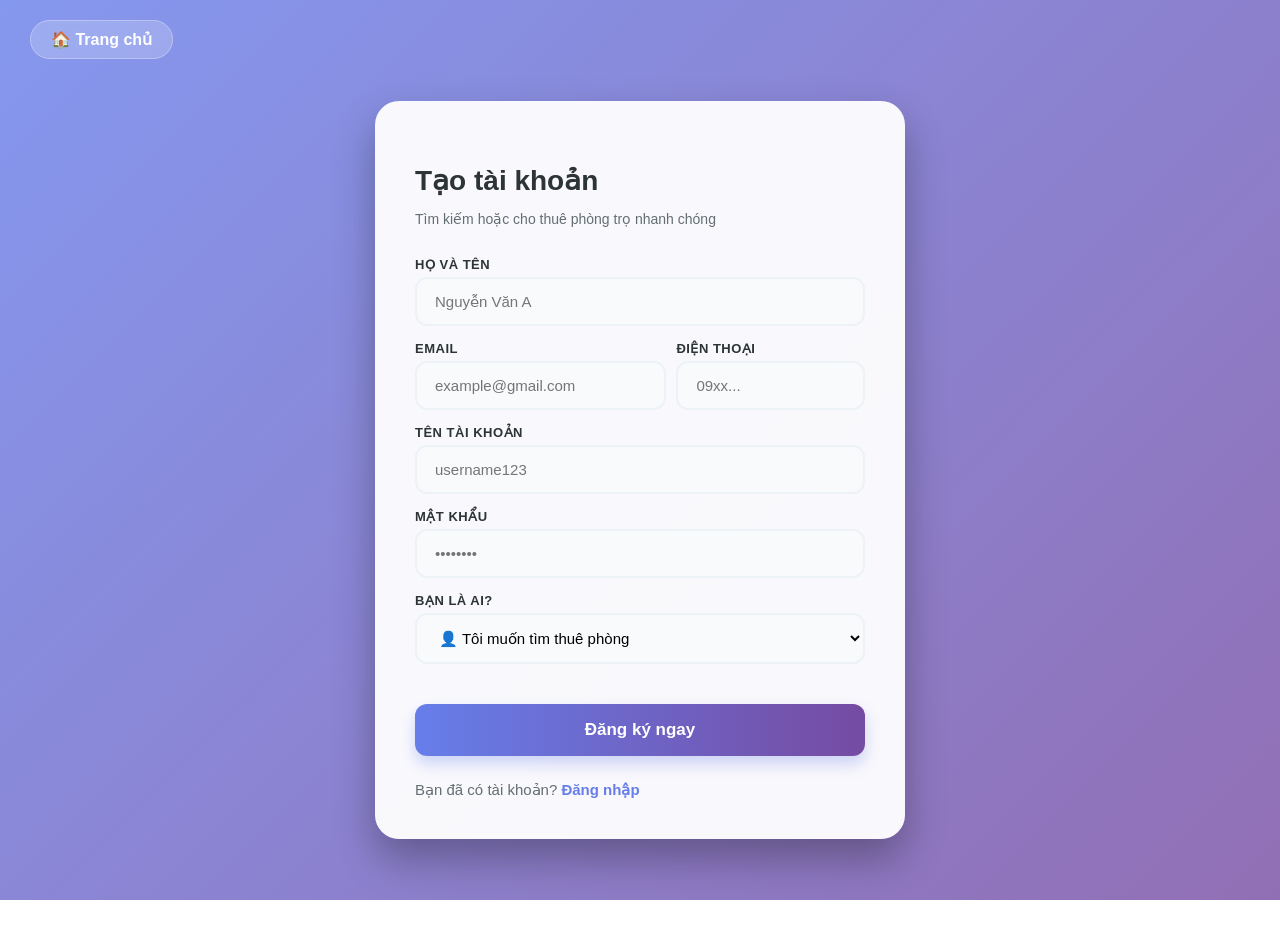
<file: view/dangky.html>
<!DOCTYPE html>
<html lang="vi">
<head>
    <meta charset="UTF-8">
    <meta name="viewport" content="width=device-width, initial-scale=1.0">
    <title>Tham gia cùng chúng tôi</title>
    <style>
        :root {
            --primary-color: #667eea;
            --secondary-color: #764ba2;
            --text-color: #2d3436;
        }

        body {
            font-family: 'Segoe UI', Roboto, Helvetica, Arial, sans-serif;
            background: url('https://images.unsplash.com/photo-1560448204-e02f11c3d0e2?ixlib=rb-1.2.1&auto=format&fit=crop&w=1950&q=80') no-repeat center center fixed;
            background-size: cover;
            min-height: 100vh;
            display: flex;
            justify-content: center;
            align-items: center;
            margin: 0;
            padding: 20px;
        }

        /* Lớp phủ mờ cho nền */
        body::before {
            content: "";
            position: absolute;
            top: 0; left: 0; right: 0; bottom: 0;
            background: linear-gradient(135deg, rgba(102, 126, 234, 0.8) 0%, rgba(118, 75, 162, 0.8) 100%);
            z-index: -1;
        }

        .nav-bar {
            position: absolute;
            top: 30px;
            left: 30px;
        }

        .nav-bar a {
            color: white;
            text-decoration: none;
            font-weight: 600;
            background: rgba(255, 255, 255, 0.2);
            backdrop-filter: blur(10px);
            padding: 10px 20px;
            border-radius: 30px;
            transition: 0.3s;
            border: 1px solid rgba(255, 255, 255, 0.3);
        }

        .nav-bar a:hover {
            background: white;
            color: var(--secondary-color);
        }

        /* Container với hiệu ứng Glassmorphism */
        .register-container {
            background: rgba(255, 255, 255, 0.95);
            padding: 40px;
            border-radius: 24px;
            box-shadow: 0 20px 40px rgba(0,0,0,0.3);
            width: 100%;
            max-width: 450px;
            animation: slideUp 0.6s ease-out;
        }

        @keyframes slideUp {
            from { opacity: 0; transform: translateY(30px); }
            to { opacity: 1; transform: translateY(0); }
        }

        h2 {
            color: var(--text-color);
            margin-bottom: 5px;
            font-size: 28px;
            font-weight: 800;
        }

        p.subtitle {
            color: #636e72;
            margin-bottom: 30px;
            font-size: 14px;
        }

        .input-group {
            text-align: left;
            margin-bottom: 15px;
        }

        .input-group label {
            display: block;
            margin-bottom: 5px;
            font-size: 13px;
            font-weight: 700;
            color: #2d3436;
            text-transform: uppercase;
            letter-spacing: 0.5px;
        }

        input, select {
            width: 100%;
            padding: 14px 18px;
            border: 2px solid #edf2f7;
            border-radius: 12px;
            box-sizing: border-box;
            font-size: 15px;
            transition: all 0.3s;
            background: #f8fafc;
        }

        input:focus, select:focus {
            border-color: var(--primary-color);
            background: white;
            outline: none;
            box-shadow: 0 0 0 4px rgba(102, 126, 234, 0.1);
        }

        button {
            width: 100%;
            padding: 16px;
            margin-top: 25px;
            background: linear-gradient(to right, var(--primary-color), var(--secondary-color));
            color: white;
            border: none;
            border-radius: 12px;
            font-size: 17px;
            font-weight: 700;
            cursor: pointer;
            transition: 0.3s;
            box-shadow: 0 8px 15px rgba(102, 126, 234, 0.3);
        }

        button:hover {
            transform: translateY(-2px);
            box-shadow: 0 12px 20px rgba(102, 126, 234, 0.4);
            filter: brightness(1.1);
        }

        .footer-text {
            margin-top: 25px;
            font-size: 15px;
            color: #636e72;
        }

        .footer-text a {
            color: var(--primary-color);
            text-decoration: none;
            font-weight: 700;
        }

        .footer-text a:hover {
            text-decoration: underline;
        }

        /* Responsive cho Mobile */
        @media (max-width: 480px) {
            .register-container { padding: 30px 20px; }
            .nav-bar { top: 15px; left: 15px; }
        }
    </style>
</head>
<body>

<div class="nav-bar">
    <a href="index.html">🏠 Trang chủ</a>
</div>

<div class="register-container">
    <h2>Tạo tài khoản</h2>
    <p class="subtitle">Tìm kiếm hoặc cho thuê phòng trọ nhanh chóng</p>
    
    <div class="input-group">
        <label>Họ và tên</label>
        <input id="ho_ten" placeholder="Nguyễn Văn A">
    </div>

    <div style="display: flex; gap: 10px;">
        <div class="input-group" style="flex: 2;">
            <label>Email</label>
            <input id="email" type="email" placeholder="example@gmail.com">
        </div>
        <div class="input-group" style="flex: 1.5;">
            <label>Điện thoại</label>
            <input id="so_dien_thoai" type="tel" placeholder="09xx...">
        </div>
    </div>

    <div class="input-group">
        <label>Tên tài khoản</label>
        <input id="ten_tai_khoan" placeholder="username123">
    </div>

    <div class="input-group">
        <label>Mật khẩu</label>
        <input id="mat_khau" type="password" placeholder="••••••••">
    </div>

    <div class="input-group">
        <label>Bạn là ai?</label>
        <select id="role">
            <option value="sinh_vien">👤 Tôi muốn tìm thuê phòng</option>
            <option value="chu_tro">🏠 Tôi là chủ cho thuê phòng</option>
        </select>
    </div>

    <button onclick="register()">Đăng ký ngay</button>

    <div class="footer-text">
        Bạn đã có tài khoản? <a href="dangnhap.html">Đăng nhập</a>
    </div>
</div>

<script>
async function register(){
    const fields = ['ho_ten', 'email', 'so_dien_thoai', 'ten_tai_khoan', 'mat_khau', 'role'];
    const body = {};
    
    let isvalid = true;
    fields.forEach(f => {
        body[f] = document.getElementById(f).value.trim();
        if(!body[f]) isvalid = false;
    });

    if(!isvalid) {
        alert("⚠️ Vui lòng không để trống bất kỳ thông tin nào!");
        return;
    }

    try {
        const res = await fetch('http://localhost:3000/users/register', {
            method: 'POST',
            headers: {'Content-Type': 'application/json'},
            body: JSON.stringify(body)
        });

        const data = await res.json();

        if(res.ok){
            alert("🎉 Tuyệt vời! Bạn đã đăng ký thành công.");
            window.location.href = "dangnhap.html";
        } else {
            alert("❌ " + (data.message || "Lỗi đăng ký"));
        }
    } catch (error) {
        alert("📡 Lỗi kết nối server, vui lòng thử lại sau!");
    }
}
</script>

</body>
</html>
</file>
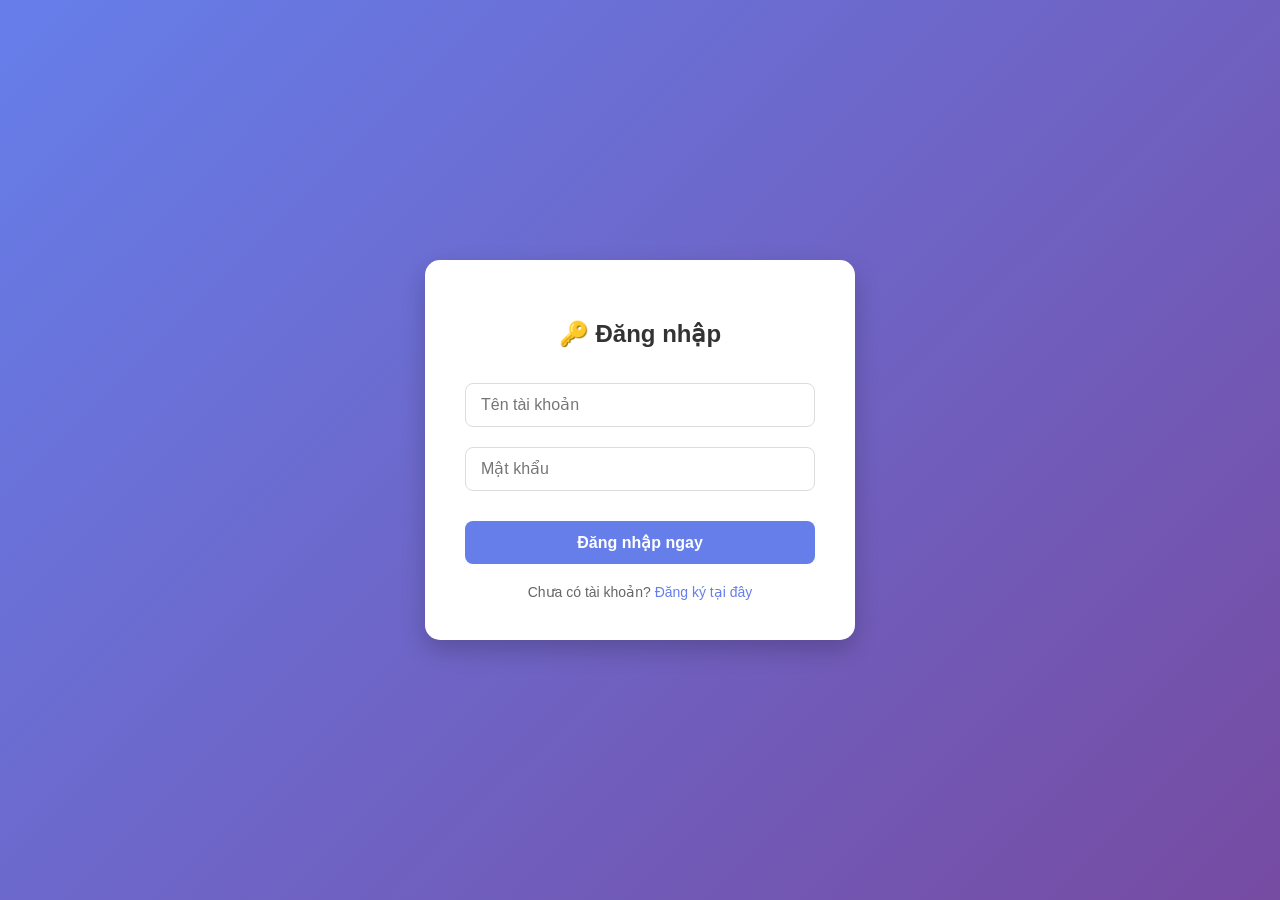
<file: view/dangnhap.html>
<!DOCTYPE html>
<html lang="vi">
<head>
    <meta charset="UTF-8">
    <meta name="viewport" content="width=device-width, initial-scale=1.0">
    <title>Đăng nhập hệ thống</title>
    <style>
        /* Toàn bộ nền trang */
        body {
            font-family: 'Segoe UI', Tahoma, Geneva, Verdana, sans-serif;
            background: linear-gradient(135deg, #667eea 0%, #764ba2 100%);
            height: 100vh;
            display: flex;
            justify-content: center;
            align-items: center;
            margin: 0;
        }

        /* Khung đăng nhập */
        .login-container {
            background: white;
            padding: 40px;
            border-radius: 15px;
            box-shadow: 0 10px 25px rgba(0,0,0,0.2);
            width: 100%;
            max-width: 350px;
            text-align: center;
        }

        h2 {
            color: #333;
            margin-bottom: 25px;
            font-size: 24px;
        }

        /* Ô nhập liệu */
        input {
            width: 100%;
            padding: 12px 15px;
            margin: 10px 0;
            border: 1px solid #ddd;
            border-radius: 8px;
            box-sizing: border-box; /* Giữ padding không làm tăng chiều rộng */
            font-size: 16px;
            transition: 0.3s;
        }

        input:focus {
            border-color: #667eea;
            outline: none;
            box-shadow: 0 0 8px rgba(102, 126, 234, 0.3);
        }

        /* Nút đăng nhập */
        button {
            width: 100%;
            padding: 12px;
            margin-top: 20px;
            background: #667eea;
            color: white;
            border: none;
            border-radius: 8px;
            font-size: 16px;
            font-weight: bold;
            cursor: pointer;
            transition: 0.3s;
        }

        button:hover {
            background: #5a67d8;
            transform: translateY(-2px);
            box-shadow: 0 5px 15px rgba(0,0,0,0.1);
        }

        /* Link đăng ký (nếu có) */
        .footer-text {
            margin-top: 20px;
            font-size: 14px;
            color: #666;
        }

        .footer-text a {
            color: #667eea;
            text-decoration: none;
        }
    </style>
</head>
<body>

<div class="login-container">
    <h2>🔑 Đăng nhập</h2>
    
    <input id="ten_tai_khoan" type="text" placeholder="Tên tài khoản">
    <input id="mat_khau" type="password" placeholder="Mật khẩu">
    
    <button onclick="login()">Đăng nhập ngay</button>

    <div class="footer-text">
        Chưa có tài khoản? <a href="dangky.html">Đăng ký tại đây</a>
    </div>
</div>

<script>
    async function login(){
        const ten_tai_khoan = document.getElementById("ten_tai_khoan").value;
        const mat_khau = document.getElementById("mat_khau").value;

        console.log("Đang thử đăng nhập với:", ten_tai_khoan);

        if(!ten_tai_khoan || !mat_khau) {
            alert("Vui lòng nhập đầy đủ thông tin!");
            return;
        }

        try {
            console.log("Gửi request đến server...");
            const res = await fetch('http://localhost:3000/users/login', {
                method: 'POST',
                headers: {'Content-Type': 'application/json'},
                body: JSON.stringify({ ten_tai_khoan, mat_khau })
            });

            console.log("Response status:", res.status);
            const data = await res.json();
            console.log("Response data:", data);

            if(res.ok){
                console.log("Đăng nhập thành công! Token:", data.token);
                localStorage.setItem('token', data.token);
                localStorage.setItem('username', ten_tai_khoan);
                
                // Lưu role để phân quyền hiển thị
                if(data.user && data.user.role) {
                    localStorage.setItem('userRole', data.user.role);
                    console.log("User role:", data.user.role);
                }
                
                alert("🎉 Đăng nhập thành công!");
                window.location.href = "index.html";
            } else {
                console.log("Đăng nhập thất bại:", data.message);
                alert("❌ " + data.message);
            }
        } catch (error) {
            console.error("Lỗi kết nối:", error);
            alert("Lỗi kết nối đến server! Vui lòng kiểm tra:\n1. Server có đang chạy không?\n2. Có lỗi trong Console không? (Nhấn F12 để xem)");
        }
    }

    // Cho phép nhấn Enter để đăng nhập
    document.addEventListener('keypress', function (e) {
        if (e.key === 'Enter') {
            login();
        }
    });
</script>

</body>
</html>
</file>
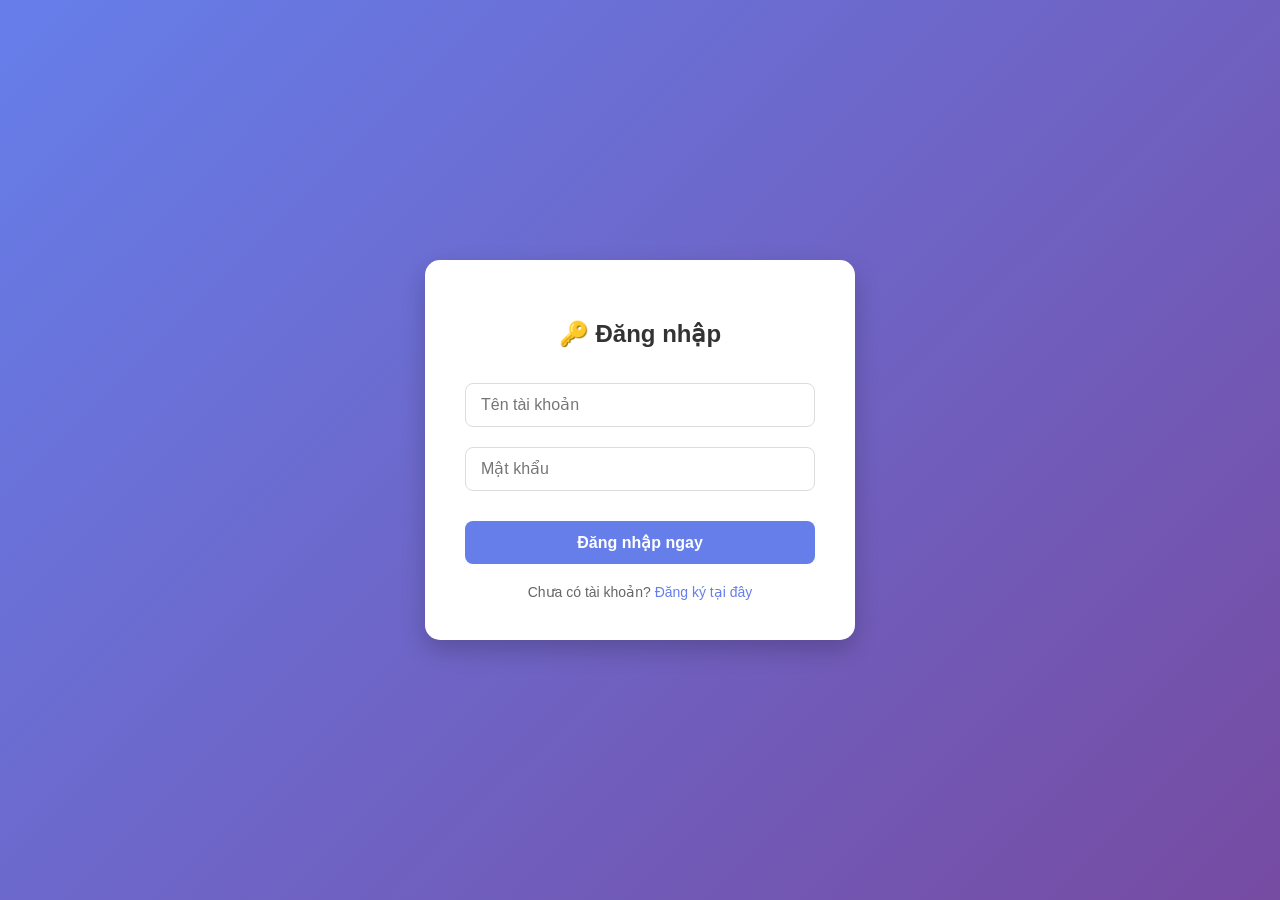
<file: view/my-rooms.html>
<!DOCTYPE html>
<html lang="vi">
<head>
    <meta charset="UTF-8">
    <meta name="viewport" content="width=device-width, initial-scale=1.0">
    <title>Phòng của tôi</title>
    <link href="https://fonts.googleapis.com/css2?family=Inter:wght@300;400;500;600;700;800&display=swap" rel="stylesheet">
    <link rel="stylesheet" href="https://cdnjs.cloudflare.com/ajax/libs/font-awesome/6.4.0/css/all.min.css">
    <style>
        :root {
            --primary-gradient: linear-gradient(135deg, #667eea 0%, #764ba2 100%);
            --success-gradient: linear-gradient(135deg, #11998e 0%, #38ef7d 100%);
            --warning-gradient: linear-gradient(135deg, #f093fb 0%, #f5576c 100%);
            --danger-gradient: linear-gradient(135deg, #eb3349 0%, #f45c43 100%);
            --glass: rgba(255, 255, 255, 0.95);
        }

        * {
            margin: 0;
            padding: 0;
            box-sizing: border-box;
        }

        body {
            font-family: 'Inter', sans-serif;
            background: linear-gradient(135deg, #667eea 0%, #764ba2 100%);
            min-height: 100vh;
            color: #333;
        }

        /* Header */
        header {
            background: rgba(255, 255, 255, 0.1);
            backdrop-filter: blur(20px);
            padding: 15px 40px;
            display: flex;
            justify-content: space-between;
            align-items: center;
            border-bottom: 1px solid rgba(255, 255, 255, 0.2);
        }

        .logo {
            font-size: 24px;
            font-weight: 800;
            color: white;
        }

        #auth-area {
            display: flex;
            align-items: center;
            gap: 15px;
        }

        #auth-area a {
            color: white;
            text-decoration: none;
            font-weight: 600;
            padding: 10px 20px;
            border-radius: 25px;
            background: rgba(255, 255, 255, 0.2);
            transition: all 0.3s;
        }

        #auth-area a:hover {
            background: white;
            color: #764ba2;
        }

        /* Container */
        .container {
            max-width: 1200px;
            margin: 40px auto;
            padding: 0 20px;
        }

        .page-title {
            text-align: center;
            color: white;
            font-size: 36px;
            margin-bottom: 40px;
            text-shadow: 0 2px 10px rgba(0,0,0,0.2);
        }

        /* Stats */
        .stats-container {
            display: grid;
            grid-template-columns: repeat(auto-fit, minmax(200px, 1fr));
            gap: 20px;
            margin-bottom: 40px;
        }

        .stat-card {
            background: var(--glass);
            padding: 25px;
            border-radius: 20px;
            text-align: center;
            box-shadow: 0 10px 30px rgba(0,0,0,0.1);
        }

        .stat-number {
            font-size: 36px;
            font-weight: 800;
            background: var(--primary-gradient);
            -webkit-background-clip: text;
            -webkit-text-fill-color: transparent;
        }

        .stat-label {
            color: #666;
            font-size: 14px;
            margin-top: 5px;
        }

        /* Room Cards */
        .rooms-grid {
            display: grid;
            grid-template-columns: repeat(auto-fill, minmax(350px, 1fr));
            gap: 25px;
        }

        .room-card {
            background: var(--glass);
            border-radius: 24px;
            overflow: hidden;
            box-shadow: 0 10px 30px rgba(0,0,0,0.1);
            transition: all 0.3s ease;
        }

        .room-card:hover {
            transform: translateY(-5px);
            box-shadow: 0 15px 40px rgba(0,0,0,0.15);
        }

        .room-image {
            width: 100%;
            height: 200px;
            object-fit: cover;
        }

        .room-content {
            padding: 25px;
        }

        .room-title {
            font-size: 20px;
            font-weight: 700;
            color: #1a202c;
            margin-bottom: 10px;
        }

        .room-price {
            font-size: 22px;
            color: #e53e3e;
            font-weight: 800;
            margin-bottom: 15px;
        }

        .room-info {
            display: flex;
            flex-wrap: wrap;
            gap: 15px;
            margin-bottom: 15px;
        }

        .room-info-item {
            display: flex;
            align-items: center;
            gap: 5px;
            color: #666;
            font-size: 14px;
        }

        .room-status {
            display: inline-block;
            padding: 8px 16px;
            border-radius: 20px;
            font-size: 13px;
            font-weight: 600;
            margin-bottom: 15px;
        }

        .status-pending {
            background: linear-gradient(135deg, #fef3c7 0%, #fde68a 100%);
            color: #92400e;
        }

        .status-confirmed {
            background: linear-gradient(135deg, #d1f2eb 0%, #a7f3d0 100%);
            color: #065f46;
        }

        .status-cancelled {
            background: linear-gradient(135deg, #fee2e2 0%, #fecaca 100%);
            color: #991b1b;
        }

        .room-actions {
            display: flex;
            gap: 10px;
            flex-wrap: wrap;
        }

        .btn {
            padding: 10px 20px;
            border: none;
            border-radius: 12px;
            font-weight: 600;
            cursor: pointer;
            transition: all 0.3s;
            display: flex;
            align-items: center;
            gap: 8px;
            font-size: 14px;
        }

        .btn-view {
            background: var(--primary-gradient);
            color: white;
        }

        .btn-cancel {
            background: var(--danger-gradient);
            color: white;
        }

        .btn-view:hover, .btn-cancel:hover {
            transform: translateY(-2px);
            box-shadow: 0 5px 15px rgba(0,0,0,0.2);
        }

        .btn:disabled {
            background: #ccc;
            cursor: not-allowed;
            transform: none;
        }

        /* Empty State */
        .empty-state {
            text-align: center;
            padding: 60px 20px;
            background: var(--glass);
            border-radius: 24px;
            box-shadow: 0 10px 30px rgba(0,0,0,0.1);
        }

        .empty-icon {
            font-size: 64px;
            margin-bottom: 20px;
        }

        .empty-title {
            font-size: 24px;
            font-weight: 700;
            color: #333;
            margin-bottom: 10px;
        }

        .empty-text {
            color: #666;
            margin-bottom: 20px;
        }

        .btn-primary {
            background: var(--primary-gradient);
            color: white;
            padding: 12px 24px;
            border-radius: 12px;
            text-decoration: none;
            display: inline-flex;
            align-items: center;
            gap: 8px;
            font-weight: 600;
            transition: all 0.3s;
        }

        .btn-primary:hover {
            transform: translateY(-2px);
            box-shadow: 0 5px 15px rgba(102, 126, 234, 0.4);
        }

        /* Responsive */
        @media (max-width: 768px) {
            header {
                padding: 15px 20px;
                flex-direction: column;
                gap: 15px;
            }

            .page-title {
                font-size: 28px;
            }

            .rooms-grid {
                grid-template-columns: 1fr;
            }

            .room-actions {
                flex-direction: column;
            }

            .btn {
                width: 100%;
                justify-content: center;
            }
        }
    </style>
</head>
<body>

<header>
    <div class="logo">🏠 PHONGTRO</div>
    <div id="auth-area">
        <a href="index.html">🏠 Trang chủ</a>
        <a href="#" onclick="logout()">🚪 Đăng xuất</a>
    </div>
</header>

<div class="container">
    <h1 class="page-title">🏠 Phòng của tôi</h1>

    <!-- Stats -->
    <div class="stats-container">
        <div class="stat-card">
            <div class="stat-number" id="stat-total">0</div>
            <div class="stat-label">Tổng số phòng</div>
        </div>
        <div class="stat-card">
            <div class="stat-number" id="stat-pending">0</div>
            <div class="stat-label">Chờ xác nhận</div>
        </div>
        <div class="stat-card">
            <div class="stat-number" id="stat-confirmed">0</div>
            <div class="stat-label">Đã đặt</div>
        </div>
    </div>

    <!-- Rooms List -->
    <div id="rooms-list" class="rooms-grid">
        <p style="text-align: center; color: white; grid-column: 1/-1;">Đang tải dữ liệu...</p>
    </div>
</div>

<script>
    // Kiểm tra đăng nhập
    function checkLogin() {
        const token = localStorage.getItem('token');
        if (!token) {
            alert("⚠️ Vui lòng đăng nhập!");
            window.location.href = 'dangnhap.html';
            return false;
        }

        return true;
    }

    // Load danh sách phòng đã đặt
    async function loadMyRooms() {
        if (!checkLogin()) return;

        const token = localStorage.getItem('token');
        const container = document.getElementById('rooms-list');

        try {
            const res = await fetch('/api/bookings/my-bookings', {
                headers: { 'Authorization': 'Bearer ' + token }
            });

            if (!res.ok) {
                throw new Error('Không thể tải danh sách phòng');
            }

            const bookings = await res.json();

            if (bookings.length === 0) {
                container.innerHTML = `
                    <div class="empty-state" style="grid-column: 1/-1;">
                        <div class="empty-icon">🏠</div>
                        <div class="empty-title">Bạn chưa đặt phòng nào</div>
                        <div class="empty-text">Hãy tìm và đặt phòng trọ phù hợp với bạn!</div>
                        <a href="index.html" class="btn-primary">
                            <i class="fas fa-search"></i> Tìm phòng ngay
                        </a>
                    </div>
                `;
                return;
            }

            // Cập nhật thống kê
            document.getElementById('stat-total').textContent = bookings.length;
            document.getElementById('stat-pending').textContent = bookings.filter(b => b.trang_thai === 'pending').length;
            document.getElementById('stat-confirmed').textContent = bookings.filter(b => b.trang_thai === 'confirmed').length;

            // Hiển thị danh sách phòng
            container.innerHTML = bookings.map(booking => {
                let statusClass = '';
                let statusText = '';
                
                if (booking.trang_thai === 'pending') {
                    statusClass = 'status-pending';
                    statusText = '⏳ Chờ xác nhận';
                } else if (booking.trang_thai === 'confirmed') {
                    statusClass = 'status-confirmed';
                    statusText = '✅ Đã đặt';
                } else if (booking.trang_thai === 'cancelled') {
                    statusClass = 'status-cancelled';
                    statusText = '❌ Đã hủy';
                }

                const ngayNhanPhong = new Date(booking.ngay_nhan_phong).toLocaleDateString('vi-VN');
                const today = new Date();
                const checkInDate = new Date(booking.ngay_nhan_phong);
                const canCancel = booking.trang_thai === 'pending' || 
                                 (booking.trang_thai === 'confirmed' && checkInDate > today);

                return `
                    <div class="room-card">
                        <img src="${booking.room_image || 'https://via.placeholder.com/400x200/667eea/ffffff?text=Room'}" 
                             alt="${booking.room_title}" class="room-image">
                        <div class="room-content">
                            <div class="room-title">${booking.room_title}</div>
                            <div class="room-price">${Number(booking.room_price).toLocaleString()} VNĐ/tháng</div>
                            
                            <div class="room-info">
                                <div class="room-info-item">
                                    <i class="fas fa-calendar"></i>
                                    <span>Ngày nhận: ${ngayNhanPhong}</span>
                                </div>
                                <div class="room-info-item">
                                    <i class="fas fa-users"></i>
                                    <span>${booking.so_nguoi_o || 1} người ở</span>
                                </div>
                            </div>

                            <div class="room-status ${statusClass}">${statusText}</div>
                            
                            <div class="room-actions">
                                <button class="btn btn-view" onclick="viewRoom('${booking.room_id}')">
                                    <i class="fas fa-eye"></i> Xem phòng
                                </button>
                                ${canCancel ? `
                                    <button class="btn btn-cancel" onclick="cancelBooking('${booking.id}')">
                                        <i class="fas fa-times"></i> Hủy đặt
                                    </button>
                                ` : ''}
                            </div>
                        </div>
                    </div>
                `;
            }).join('');

        } catch (err) {
            console.error("Lỗi:", err);
            container.innerHTML = `
                <div class="empty-state" style="grid-column: 1/-1;">
                    <div class="empty-icon">⚠️</div>
                    <div class="empty-title">Lỗi tải dữ liệu</div>
                    <div class="empty-text">${err.message}</div>
                    <button class="btn-primary" onclick="loadMyRooms()">
                        <i class="fas fa-refresh"></i> Thử lại
                    </button>
                </div>
            `;
        }
    }

    // Xem chi tiết phòng
    function viewRoom(roomId) {
        window.location.href = `chitiet.html?id=${roomId}`;
    }

    // Hủy đặt phòng
    async function cancelBooking(bookingId) {
        if (!confirm('Bạn có chắc chắn muốn hủy đặt phòng này?\n\nLưu ý: Chủ phòng sẽ cần xác nhận lệnh hủy.')) {
            return;
        }

        const token = localStorage.getItem('token');

        try {
            const res = await fetch(`/api/bookings/${bookingId}/cancel`, {
                method: 'POST',
                headers: {
                    'Authorization': 'Bearer ' + token
                }
            });

            if (res.ok) {
                alert('✅ Đã gửi yêu cầu hủy phòng!\n\nChủ phòng sẽ xác nhận trong thời gian sớm nhất.');
                loadMyRooms(); // Tải lại danh sách
            } else {
                const data = await res.json();
                alert('❌ ' + (data.message || 'Không thể hủy đặt phòng'));
            }
        } catch (err) {
            console.error("Lỗi:", err);
            alert('⚠️ Có lỗi xảy ra. Vui lòng thử lại sau.');
        }
    }

    // Đăng xuất
    function logout() {
        if (confirm('Bạn có chắc chắn muốn đăng xuất?')) {
            localStorage.removeItem('token');
            window.location.href = 'index.html';
        }
    }

    // Khởi tạo
    document.addEventListener('DOMContentLoaded', loadMyRooms);
</script>

</body>
</html>
</file>
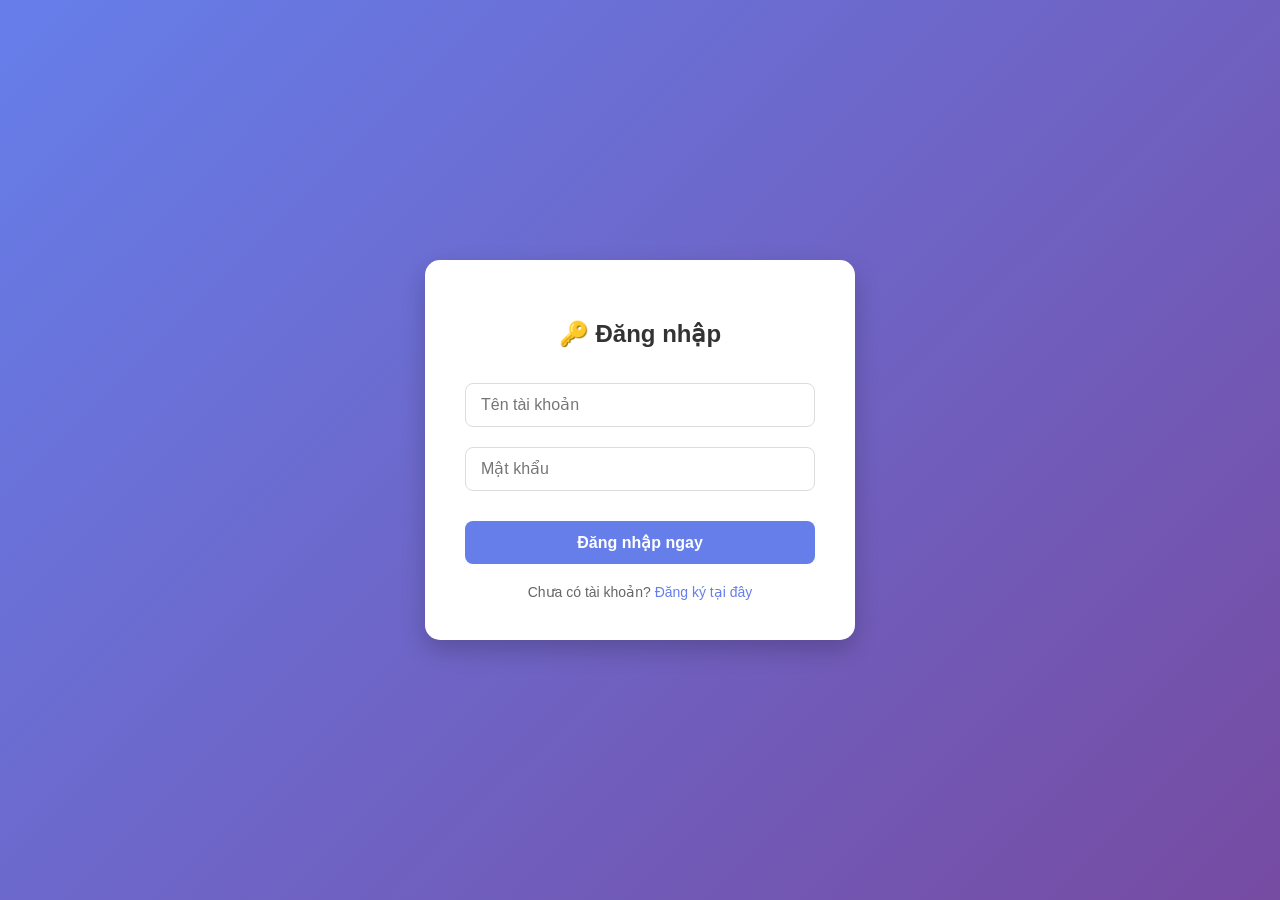
<file: view/notifications.html>
<!DOCTYPE html>
<html lang="vi">
<head>
    <meta charset="UTF-8">
    <meta name="viewport" content="width=device-width, initial-scale=1.0">
    <title>Thông báo</title>
    <link href="https://fonts.googleapis.com/css2?family=Inter:wght@300;400;500;600;700;800&display=swap" rel="stylesheet">
    <link rel="stylesheet" href="https://cdnjs.cloudflare.com/ajax/libs/font-awesome/6.4.0/css/all.min.css">
    <style>
        :root {
            --primary-gradient: linear-gradient(135deg, #667eea 0%, #764ba2 100%);
            --success-gradient: linear-gradient(135deg, #11998e 0%, #38ef7d 100%);
            --warning-gradient: linear-gradient(135deg, #f093fb 0%, #f5576c 100%);
            --danger-gradient: linear-gradient(135deg, #eb3349 0%, #f45c43 100%);
            --glass: rgba(255, 255, 255, 0.95);
        }

        * {
            margin: 0;
            padding: 0;
            box-sizing: border-box;
        }

        body {
            font-family: 'Inter', sans-serif;
            background: linear-gradient(135deg, #667eea 0%, #764ba2 100%);
            min-height: 100vh;
            color: #333;
        }

        /* Header */
        header {
            background: rgba(255, 255, 255, 0.1);
            backdrop-filter: blur(20px);
            padding: 15px 40px;
            display: flex;
            justify-content: space-between;
            align-items: center;
            border-bottom: 1px solid rgba(255, 255, 255, 0.2);
        }

        .logo {
            font-size: 24px;
            font-weight: 800;
            color: white;
        }

        #auth-area {
            display: flex;
            align-items: center;
            gap: 15px;
        }

        #auth-area a {
            color: white;
            text-decoration: none;
            font-weight: 600;
            padding: 10px 20px;
            border-radius: 25px;
            background: rgba(255, 255, 255, 0.2);
            transition: all 0.3s;
        }

        #auth-area a:hover {
            background: white;
            color: #764ba2;
        }

        /* Container */
        .container {
            max-width: 800px;
            margin: 40px auto;
            padding: 0 20px;
        }

        .page-title {
            text-align: center;
            color: white;
            font-size: 36px;
            margin-bottom: 40px;
            text-shadow: 0 2px 10px rgba(0,0,0,0.2);
        }

        /* Stats */
        .stats-container {
            display: grid;
            grid-template-columns: repeat(auto-fit, minmax(150px, 1fr));
            gap: 20px;
            margin-bottom: 40px;
        }

        .stat-card {
            background: var(--glass);
            padding: 20px;
            border-radius: 16px;
            text-align: center;
            box-shadow: 0 10px 30px rgba(0,0,0,0.1);
        }

        .stat-number {
            font-size: 28px;
            font-weight: 800;
            background: var(--primary-gradient);
            -webkit-background-clip: text;
            -webkit-text-fill-color: transparent;
        }

        .stat-label {
            color: #666;
            font-size: 12px;
            margin-top: 5px;
        }

        /* Notification List */
        .notification-list {
            display: flex;
            flex-direction: column;
            gap: 15px;
        }

        .notification-card {
            background: var(--glass);
            border-radius: 20px;
            padding: 25px;
            box-shadow: 0 10px 30px rgba(0,0,0,0.1);
            transition: all 0.3s ease;
            position: relative;
            overflow: hidden;
        }

        .notification-card:hover {
            transform: translateY(-3px);
            box-shadow: 0 15px 40px rgba(0,0,0,0.15);
        }

        .notification-card::before {
            content: '';
            position: absolute;
            left: 0;
            top: 0;
            bottom: 0;
            width: 4px;
            background: var(--primary-gradient);
        }

        .notification-card.unread {
            background: linear-gradient(135deg, #e0f2fe 0%, #f0f9ff 100%);
        }

        .notification-card.unread::before {
            background: var(--warning-gradient);
        }

        .notification-header {
            display: flex;
            justify-content: space-between;
            align-items: flex-start;
            margin-bottom: 12px;
        }

        .notification-icon {
            width: 45px;
            height: 45px;
            border-radius: 12px;
            display: flex;
            align-items: center;
            justify-content: center;
            font-size: 20px;
            margin-right: 15px;
            flex-shrink: 0;
        }

        .notification-icon.booking {
            background: linear-gradient(135deg, #fef3c7 0%, #fde68a 100%);
            color: #92400e;
        }

        .notification-icon.cancel {
            background: linear-gradient(135deg, #fee2e2 0%, #fecaca 100%);
            color: #991b1b;
        }

        .notification-icon.message {
            background: linear-gradient(135deg, #dbeafe 0%, #bfdbfe 100%);
            color: #1e40af;
        }

        .notification-content {
            flex: 1;
        }

        .notification-title {
            font-weight: 700;
            color: #1a202c;
            margin-bottom: 8px;
            font-size: 16px;
        }

        .notification-message {
            color: #4a5568;
            line-height: 1.6;
            font-size: 14px;
        }

        .notification-time {
            color: #9ca3af;
            font-size: 12px;
            margin-top: 10px;
            display: flex;
            align-items: center;
            gap: 5px;
        }

        .notification-actions {
            display: flex;
            gap: 10px;
            margin-top: 15px;
        }

        .btn {
            padding: 8px 16px;
            border: none;
            border-radius: 10px;
            font-weight: 600;
            cursor: pointer;
            transition: all 0.3s;
            display: flex;
            align-items: center;
            gap: 6px;
            font-size: 13px;
        }

        .btn-primary {
            background: var(--primary-gradient);
            color: white;
        }

        .btn-success {
            background: var(--success-gradient);
            color: white;
        }

        .btn-danger {
            background: var(--danger-gradient);
            color: white;
        }

        .btn:hover {
            transform: translateY(-2px);
            box-shadow: 0 5px 15px rgba(0,0,0,0.2);
        }

        .btn-mark-read {
            background: rgba(102, 126, 234, 0.1);
            color: #667eea;
            border: 1px solid rgba(102, 126, 234, 0.3);
        }

        .btn-mark-read:hover {
            background: rgba(102, 126, 234, 0.2);
        }

        /* Empty State */
        .empty-state {
            text-align: center;
            padding: 60px 20px;
            background: var(--glass);
            border-radius: 24px;
            box-shadow: 0 10px 30px rgba(0,0,0,0.1);
        }

        .empty-icon {
            font-size: 64px;
            margin-bottom: 20px;
        }

        .empty-title {
            font-size: 24px;
            font-weight: 700;
            color: #333;
            margin-bottom: 10px;
        }

        .empty-text {
            color: #666;
            margin-bottom: 20px;
        }

        .btn-primary {
            background: var(--primary-gradient);
            color: white;
            padding: 12px 24px;
            border-radius: 12px;
            text-decoration: none;
            display: inline-flex;
            align-items: center;
            gap: 8px;
            font-weight: 600;
            transition: all 0.3s;
        }

        .btn-primary:hover {
            transform: translateY(-2px);
            box-shadow: 0 5px 15px rgba(102, 126, 234, 0.4);
        }

        /* Responsive */
        @media (max-width: 768px) {
            header {
                padding: 15px 20px;
                flex-direction: column;
                gap: 15px;
            }

            .page-title {
                font-size: 28px;
            }

            .notification-card {
                padding: 20px;
            }

            .notification-actions {
                flex-direction: column;
            }

            .btn {
                width: 100%;
                justify-content: center;
            }
        }
    </style>
</head>
<body>

<header>
    <div class="logo">🏠 PHONGTRO</div>
    <div id="auth-area">
        <a href="index.html">🏠 Trang chủ</a>
        <a href="#" onclick="logout()">🚪 Đăng xuất</a>
    </div>
</header>

<div class="container">
    <h1 class="page-title">🔔 Thông báo</h1>

    <!-- Stats -->
    <div class="stats-container">
        <div class="stat-card">
            <div class="stat-number" id="stat-total">0</div>
            <div class="stat-label">Tổng thông báo</div>
        </div>
        <div class="stat-card">
            <div class="stat-number" id="stat-unread">0</div>
            <div class="stat-label">Chưa đọc</div>
        </div>
        <div class="stat-card">
            <div class="stat-number" id="stat-bookings">0</div>
            <div class="stat-label">Đặt phòng</div>
        </div>
        <div class="stat-card">
            <div class="stat-number" id="stat-messages">0</div>
            <div class="stat-label">Tin nhắn</div>
        </div>
    </div>

    <!-- Notification List -->
    <div id="notification-list" class="notification-list">
        <p style="text-align: center; color: white;">Đang tải thông báo...</p>
    </div>
</div>

<script>
    // Kiểm tra đăng nhập
    function checkLogin() {
        const token = localStorage.getItem('token');
        if (!token) {
            alert("⚠️ Vui lòng đăng nhập!");
            window.location.href = 'dangnhap.html';
            return false;
        }

        const payload = JSON.parse(atob(token.split('.')[1]));
        if (payload.role !== 'chu_tro') {
            alert("⚠️ Chức năng này chỉ dành cho chủ trọ!");
            window.location.href = 'index.html';
            return false;
        }

        return true;
    }

    // Load danh sách thông báo
    async function loadNotifications() {
        if (!checkLogin()) return;

        const token = localStorage.getItem('token');
        const container = document.getElementById('notification-list');

        try {
            const res = await fetch('/api/notifications', {
                headers: { 'Authorization': 'Bearer ' + token }
            });

            if (!res.ok) {
                throw new Error('Không thể tải thông báo');
            }

            const notifications = await res.json();

            if (notifications.length === 0) {
                container.innerHTML = `
                    <div class="empty-state">
                        <div class="empty-icon">🔔</div>
                        <div class="empty-title">Chưa có thông báo</div>
                        <div class="empty-text">Khi có đặt phòng hoặc tin nhắn mới, thông báo sẽ xuất hiện tại đây.</div>
                        <a href="index.html" class="btn-primary">
                            <i class="fas fa-home"></i> Về trang chủ
                        </a>
                    </div>
                `;
                return;
            }

            // Cập nhật thống kê
            document.getElementById('stat-total').textContent = notifications.length;
            document.getElementById('stat-unread').textContent = notifications.filter(n => !n.is_read).length;
            document.getElementById('stat-bookings').textContent = notifications.filter(n => n.type.includes('booking')).length;
            document.getElementById('stat-messages').textContent = notifications.filter(n => n.type === 'message').length;

            // Hiển thị danh sách thông báo
            container.innerHTML = notifications.map(notification => {
                let iconClass = '';
                let iconSymbol = '';
                
                if (notification.type === 'booking_pending') {
                    iconClass = 'booking';
                    iconSymbol = '📋';
                } else if (notification.type === 'booking_cancel') {
                    iconClass = 'cancel';
                    iconSymbol = '❌';
                } else if (notification.type === 'message') {
                    iconClass = 'message';
                    iconSymbol = '💬';
                } else {
                    iconClass = 'booking';
                    iconSymbol = '🔔';
                }

                const time = formatTime(notification.created_at);
                const isUnread = !notification.is_read;

                return `
                    <div class="notification-card ${isUnread ? 'unread' : ''}" id="notification-${notification.id}">
                        <div class="notification-header">
                            <div style="display: flex; align-items: flex-start;">
                                <div class="notification-icon ${iconClass}">
                                    ${iconSymbol}
                                </div>
                                <div class="notification-content">
                                    <div class="notification-title">${getNotificationTitle(notification.type)}</div>
                                    <div class="notification-message">${notification.message}</div>
                                    <div class="notification-time">
                                        <i class="fas fa-clock"></i>
                                        ${time}
                                    </div>
                                </div>
                            </div>
                        </div>
                        <div class="notification-actions">
                            ${isUnread ? `
                                <button class="btn btn-mark-read" onclick="markAsRead(${notification.id})">
                                    <i class="fas fa-check"></i> Đánh dấu đã đọc
                                </button>
                            ` : ''}
                            ${notification.type === 'message' ? `
                                <button class="btn btn-primary" onclick="replyToMessage(${notification.id})">
                                    <i class="fas fa-reply"></i> Trả lời
                                </button>
                            ` : ''}
                            ${notification.type === 'booking_pending' ? `
                                <button class="btn btn-success" onclick="confirmBooking(${notification.id})">
                                    <i class="fas fa-check"></i> Xác nhận
                                </button>
                                <button class="btn btn-danger" onclick="rejectBooking(${notification.id})">
                                    <i class="fas fa-times"></i> Từ chối
                                </button>
                            ` : ''}
                            ${notification.type === 'booking_cancel' ? `
                                <button class="btn btn-success" onclick="confirmCancel(${notification.id})">
                                    <i class="fas fa-check"></i> Xác nhận hủy
                                </button>
                            ` : ''}
                        </div>
                    </div>
                `;
            }).join('');

        } catch (err) {
            console.error("Lỗi:", err);
            container.innerHTML = `
                <div class="empty-state">
                    <div class="empty-icon">⚠️</div>
                    <div class="empty-title">Lỗi tải thông báo</div>
                    <div class="empty-text">${err.message}</div>
                    <button class="btn-primary" onclick="loadNotifications()">
                        <i class="fas fa-refresh"></i> Thử lại
                    </button>
                </div>
            `;
        }
    }

    // Lấy tiêu đề thông báo
    function getNotificationTitle(type) {
        const titles = {
            'booking_pending': '📋 Đặt phòng mới',
            'booking_confirmed': '✅ Đặt phòng đã xác nhận',
            'booking_rejected': '❌ Đặt phòng bị từ chối',
            'booking_cancel': '🚫 Yêu cầu hủy phòng',
            'cancel_confirmed': '✅ Đã xác nhận hủy phòng',
            'message': '💬 Tin nhắn mới'
        };
        return titles[type] || '🔔 Thông báo';
    }

    // Format thời gian
    function formatTime(dateString) {
        const date = new Date(dateString);
        const now = new Date();
        const diff = now - date;
        const minutes = Math.floor(diff / 60000);
        const hours = Math.floor(diff / 3600000);
        const days = Math.floor(diff / 86400000);

        if (minutes < 1) return 'Vừa xong';
        if (minutes < 60) return `${minutes} phút trước`;
        if (hours < 24) return `${hours} giờ trước`;
        if (days < 7) return `${days} ngày trước`;
        return date.toLocaleDateString('vi-VN');
    }

    // Đánh dấu đã đọc
    async function markAsRead(notificationId) {
        const token = localStorage.getItem('token');

        try {
            const res = await fetch(`/api/notifications/${notificationId}/read`, {
                method: 'PUT',
                headers: { 'Authorization': 'Bearer ' + token }
            });

            if (res.ok) {
                // Cập nhật UI
                const card = document.getElementById(`notification-${notificationId}`);
                card.classList.remove('unread');
                const actions = card.querySelector('.notification-actions');
                if (actions) actions.remove();

                // Cập nhật thống kê
                loadNotifications();
            }
        } catch (err) {
            console.error("Lỗi:", err);
        }
    }

    // Đánh dấu tất cả đã đọc
    async function markAllAsRead() {
        const token = localStorage.getItem('token');

        try {
            const res = await fetch('/api/notifications/read-all', {
                method: 'PUT',
                headers: { 'Authorization': 'Bearer ' + token }
            });

            if (res.ok) {
                loadNotifications();
            }
        } catch (err) {
            console.error("Lỗi:", err);
        }
    }

    // Trả lời tin nhắn
    async function replyToMessage(notificationId) {
        const token = localStorage.getItem('token');
        
        try {
            // Lấy thông tin notification
            const res = await fetch('/api/notifications', {
                headers: { 'Authorization': 'Bearer ' + token }
            });
            
            if (!res.ok) {
                alert('Không thể tải thông tin thông báo');
                return;
            }
            
            const notifications = await res.json();
            const notification = notifications.find(n => n.id === notificationId);
            
            if (!notification) {
                alert('Không tìm thấy thông báo');
                return;
            }
            
            // Mở trang chat (có thể chuyển đến trang chat hoặc mở popup)
            window.location.href = 'index.html';
            
            // Đánh dấu đã đọc
            await markAsRead(notificationId);
            
        } catch (err) {
            console.error("Lỗi:", err);
            alert('Không thể mở chat');
        }
    }

    // Xác nhận đặt phòng
    async function confirmBooking(notificationId) {
        const token = localStorage.getItem('token');
        
        try {
            // Lấy thông tin notification
            const res = await fetch('/api/notifications', {
                headers: { 'Authorization': 'Bearer ' + token }
            });
            
            if (!res.ok) {
                alert('Không thể tải thông tin thông báo');
                return;
            }
            
            const notifications = await res.json();
            const notification = notifications.find(n => n.id === notificationId);
            
            if (!notification) {
                alert('Không tìm thấy thông báo');
                return;
            }
            
            // Tìm booking ID từ message (có thể cần parse message)
            // Tạm thời chuyển đến trang quản lý
            window.location.href = 'my-rooms.html';
            
            // Đánh dấu đã đọc
            await markAsRead(notificationId);
            
        } catch (err) {
            console.error("Lỗi:", err);
            alert('Không thể xác nhận đặt phòng');
        }
    }

    // Từ chối đặt phòng
    async function rejectBooking(notificationId) {
        const token = localStorage.getItem('token');
        
        if (!confirm('Bạn có chắc chắn muốn từ chối đặt phòng này?')) {
            return;
        }
        
        try {
            // Lấy thông tin notification
            const res = await fetch('/api/notifications', {
                headers: { 'Authorization': 'Bearer ' + token }
            });
            
            if (!res.ok) {
                alert('Không thể tải thông tin thông báo');
                return;
            }
            
            const notifications = await res.json();
            const notification = notifications.find(n => n.id === notificationId);
            
            if (!notification) {
                alert('Không tìm thấy thông báo');
                return;
            }
            
            // Tìm booking ID từ message
            // Tạm thời chuyển đến trang quản lý
            window.location.href = 'my-rooms.html';
            
            // Đánh dấu đã đọc
            await markAsRead(notificationId);
            
        } catch (err) {
            console.error("Lỗi:", err);
            alert('Không thể từ chối đặt phòng');
        }
    }

    // Xác nhận hủy phòng
    async function confirmCancel(notificationId) {
        const token = localStorage.getItem('token');
        
        try {
            // Lấy thông tin notification
            const res = await fetch('/api/notifications', {
                headers: { 'Authorization': 'Bearer ' + token }
            });
            
            if (!res.ok) {
                alert('Không thể tải thông tin thông báo');
                return;
            }
            
            const notifications = await res.json();
            const notification = notifications.find(n => n.id === notificationId);
            
            if (!notification) {
                alert('Không tìm thấy thông báo');
                return;
            }
            
            // Tìm booking ID từ message
            // Tạm thời chuyển đến trang quản lý
            window.location.href = 'my-rooms.html';
            
            // Đánh dấu đã đọc
            await markAsRead(notificationId);
            
        } catch (err) {
            console.error("Lỗi:", err);
            alert('Không thể xác nhận hủy phòng');
        }
    }

    // Đăng xuất
    function logout() {
        if (confirm('Bạn có chắc chắn muốn đăng xuất?')) {
            localStorage.removeItem('token');
            window.location.href = 'index.html';
        }
    }

    // Khởi tạo
    document.addEventListener('DOMContentLoaded', loadNotifications);
</script>

</body>
</html>
</file>
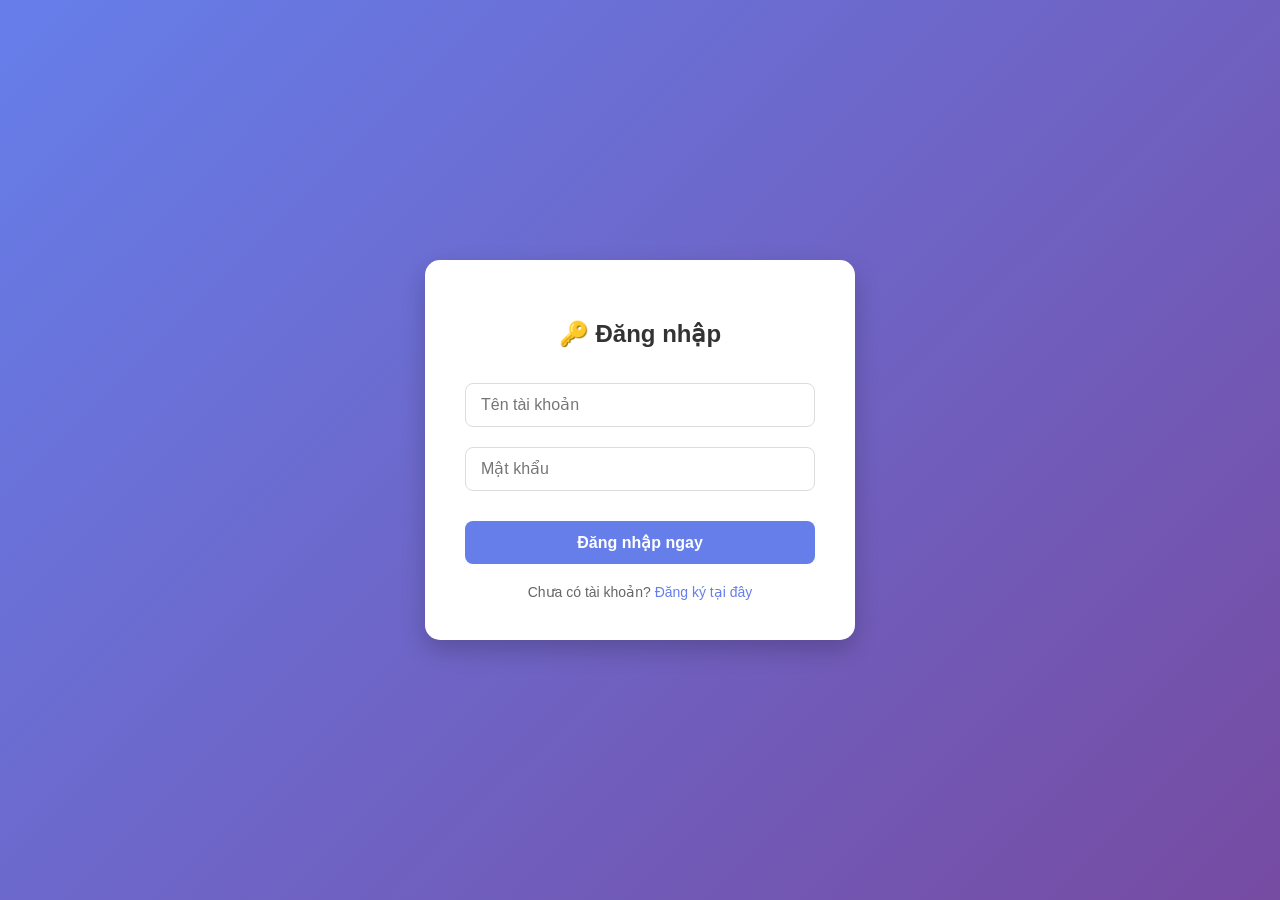
<file: view/quanlyphong.html>
<!DOCTYPE html>
    <html lang="vi">
    <head>
        <meta charset="UTF-8">
        <meta name="viewport" content="width=device-width, initial-scale=1.0">
        <title>Quản lý phòng của tôi</title>
        <style>
            :root {
                --primary-gradient: linear-gradient(135deg, #667eea 0%, #764ba2 100%);
                --danger-gradient: linear-gradient(135deg, #ff416c 0%, #ff4b2b 100%);
                --glass: rgba(255, 255, 255, 0.95);
            }

            body {
                font-family: 'Segoe UI', Tahoma, Geneva, Verdana, sans-serif;
                background: linear-gradient(135deg, #667eea 0%, #764ba2 100%);
                background-attachment: fixed;
                margin: 0;
                padding: 0;
                color: #333;
                min-height: 100vh;
            }

            /* Nav Bar */
            .nav-bar {
                background: rgba(255, 255, 255, 0.1);
                backdrop-filter: blur(10px);
                padding: 15px 30px;
                border-bottom: 1px solid rgba(255, 255, 255, 0.2);
            }
            .nav-bar a {
                color: white;
                text-decoration: none;
                font-weight: bold;
                font-size: 15px;
                display: inline-flex;
                align-items: center;
                gap: 8px;
            }

            .container {
                max-width: 900px;
                margin: 40px auto;
                background: var(--glass);
                padding: 40px;
                border-radius: 24px;
                box-shadow: 0 20px 50px rgba(0,0,0,0.2);
            }

            h2 {
                font-size: 28px;
                color: #2d3436;
                margin-bottom: 30px;
                display: flex;
                align-items: center;
                gap: 12px;
            }

            /* Nút thêm mới */
            .add-btn {
                display: inline-flex;
                align-items: center;
                gap: 8px;
                background: var(--primary-gradient);
                color: white;
                padding: 12px 24px;
                text-decoration: none;
                border-radius: 12px;
                font-weight: bold;
                margin-bottom: 30px;
                transition: 0.3s;
                box-shadow: 0 8px 15px rgba(102, 126, 234, 0.3);
            }
            .add-btn:hover {
                transform: translateY(-2px);
                box-shadow: 0 12px 20px rgba(102, 126, 234, 0.4);
            }

            /* Room Cards */
            .room-card { 
                display: flex; 
                background: white;
                margin-bottom: 20px; 
                padding: 20px; 
                border-radius: 18px; 
                transition: 0.3s;
                cursor: pointer; 
                position: relative;
                border: 1px solid #edf2f7;
                align-items: center;
            }
            .room-card:hover { 
                transform: scale(1.02);
                box-shadow: 0 10px 25px rgba(0,0,0,0.1);
                border-color: #667eea;
            }

            .room-card img { 
                width: 160px; 
                height: 120px; 
                object-fit: cover; 
                border-radius: 12px; 
                margin-right: 20px; 
            }

            .room-info { flex-grow: 1; }
            .room-info b { font-size: 20px; color: #2d3436; display: block; margin-bottom: 5px; }
            .price { color: #e74c3c; font-weight: 800; font-size: 19px; display: block; margin-bottom: 5px; }
            .room-info small { color: #636e72; font-size: 14px; }

            /* Nút xóa */
            .btn-delete { 
                background: var(--danger-gradient);
                color: white; 
                border: none; 
                padding: 10px 18px; 
                border-radius: 10px; 
                cursor: pointer; 
                font-weight: bold;
                transition: 0.3s;
                display: flex;
                align-items: center;
                gap: 5px;
            }
            .btn-delete:hover { 
                filter: brightness(1.1);
                transform: scale(1.05);
            }

            /* Nút sửa */
            .btn-edit { 
                background: linear-gradient(135deg, #4facfe 0%, #00f2fe 100%);
                color: white; 
                border: none; 
                padding: 10px 18px; 
                border-radius: 10px; 
                cursor: pointer; 
                font-weight: bold;
                transition: 0.3s;
                display: flex;
                align-items: center;
                gap: 5px;
            }
            .btn-edit:hover { 
                filter: brightness(1.1);
                transform: scale(1.05);
            }

            hr { border: 0; border-top: 1px solid #eee; margin-bottom: 30px; }

            /* Trạng thái trống */
            .empty-state {
                text-align: center;
                padding: 40px;
                color: #636e72;
            }
        </style>
    </head>
    <body>

    <div class="nav-bar">
        <a href="index.html">🏠 Trang chủ</a>
    </div>

    <div class="container">
        <h2>🏠 Quản lý phòng trọ</h2>
        
        <a href="dangphong.html" class="add-btn">➕ Thêm phòng trọ mới</a>

    <hr>

    <div style="margin-bottom:20px; display:flex; gap:15px; flex-wrap:wrap;">

        <!-- Trạng thái -->
        <select id="filter-status" onchange="applyFilter()">
            <option value="all">Tất cả trạng thái</option>
            <option value="con_trong">Còn trống</option>
            <option value="da_thue">Đã thuê</option>
        </select>

        <!-- Sắp xếp giá -->
        <select id="sort-price" onchange="applyFilter()">
            <option value="none">Sắp xếp giá</option>
            <option value="asc">Giá thấp → cao</option>
            <option value="desc">Giá cao → thấp</option>
        </select>

    </div>

    <!-- Nội thất -->
    <div style="margin-bottom:20px;">
<label><input type="checkbox" value="may_lanh" onchange="applyFilter()"> Điều hòa</label>
<label><input type="checkbox" value="giuong" onchange="applyFilter()"> Giường</label>
<label><input type="checkbox" value="tu" onchange="applyFilter()"> Tủ quần áo</label>
<label><input type="checkbox" value="may_giat" onchange="applyFilter()"> Máy giặt</label>
    </div>

    <hr>
        
        <div id="rooms-list">
            <p style="text-align: center; color: #667eea;">Đang tải danh sách phòng của bạn...</p>
        </div>
    </div>

    <script>
        let allRooms = [];
    async function load() {
        const token = localStorage.getItem('token');
        if(!token) { 
            alert("Vui lòng đăng nhập để truy cập trang này!"); 
            window.location.href = "dangnhap.html";
            return; 
        }

        try {
            // Lấy danh sách tất cả phòng trọ (không giới hạn bởi chủ phòng)
            const res = await fetch('http://localhost:3000/phongtro', {
                headers: { 'Authorization': 'Bearer ' + token }
            });
            const data = await res.json();
            allRooms = data;
            applyFilter();
        
        } catch (err) {
            console.error(err);
            document.getElementById('rooms-list').innerHTML = "<p style='color:red; text-align:center;'>Không thể kết nối tới máy chủ.</p>";
        }
    }
        
    async function renderRooms(list) {
    const container = document.getElementById('rooms-list');
    container.innerHTML = "";

    if (list.length === 0) {
        container.innerHTML = "<p style='text-align:center;'>Không có phòng phù hợp</p>";
        return;
    }

    for (const r of list) {
        let imgSrc = "https://via.placeholder.com/150";

        try {
            const res = await fetch(`http://localhost:3000/phongtro/${r.id}/hinhanh`);
            const images = await res.json();

            if (images.length > 0) {
                imgSrc = `http://localhost:3000${images[0].duong_dan_anh}`;
            }
        } catch (e) {}

        container.innerHTML += `
            <div class="room-card" onclick="location.href='chitiet.html?id=${r.id}'">
                <img src="${imgSrc}">
                <div class="room-info">
                    <b>${r.tieu_de}</b>
                    <span class="price">${Number(r.gia_tien).toLocaleString()} VNĐ</span>
                    <small>📍 ${r.dia_chi}</small>
                    <small>
                        ${r.trang_thai === 'con_trong' ? '🟢 Còn trống' : '🔴 Đã thuê'}
                    </small>
                </div>
                <div style="display: flex; gap: 10px;">
                    <button onclick="event.stopPropagation(); edit(${r.id})" class="btn-edit">✏️ Sửa</button>
                    <button onclick="event.stopPropagation(); del(${r.id})" class="btn-delete">🗑️</button>
                </div>
            </div>
        `;
    }
}

    function applyFilter() {

        let filtered = [...allRooms];

        const status = document.getElementById('filter-status').value;
        if (status !== 'all') {
            filtered = filtered.filter(r => r.trang_thai === status);
        }

        const checked = Array.from(document.querySelectorAll('input[type="checkbox"]:checked'))
                            .map(cb => cb.value);

        if (checked.length > 0) {
            filtered = filtered.filter(r => {
                if (!r.noi_that) return false;
                return checked.every(item => (r.noi_that || "").toLowerCase().includes(item));
            });
        }

        const sort = document.getElementById('sort-price').value;

        if (sort === 'asc') {
            filtered.sort((a, b) => a.gia_tien - b.gia_tien);
        }

        if (sort === 'desc') {
            filtered.sort((a, b) => b.gia_tien - a.gia_tien);
        }

        renderRooms(filtered);
    }

        async function del(id) {
            if (!confirm("⚠️ Lưu ý: Hành động này sẽ xóa vĩnh viễn bài đăng và tất cả hình ảnh liên quan. Bạn chắc chắn chứ?")) return;
            
            const token = localStorage.getItem('token');
            try {
                const res = await fetch(`http://localhost:3000/phongtro/${id}`, {
                    method: 'DELETE',
                    headers: { 'Authorization': 'Bearer ' + token }
                });
                const data = await res.json();
                if(res.ok) {
                    alert("✅ Đã xóa bài đăng thành công!");
                    load();
                } else {
                    alert("❌ Lỗi: " + data.message);
                }
            } catch (error) {
                alert("❌ Có lỗi xảy ra khi xóa.");
            }
        }

        function edit(id) {
            // Chuyển hướng đến trang sửa phòng để chỉnh sửa thông tin
            location.href = `suaphong.html?id=${id}`;
        }

        load();


    </script>
    </body>
    </html>
</file>
